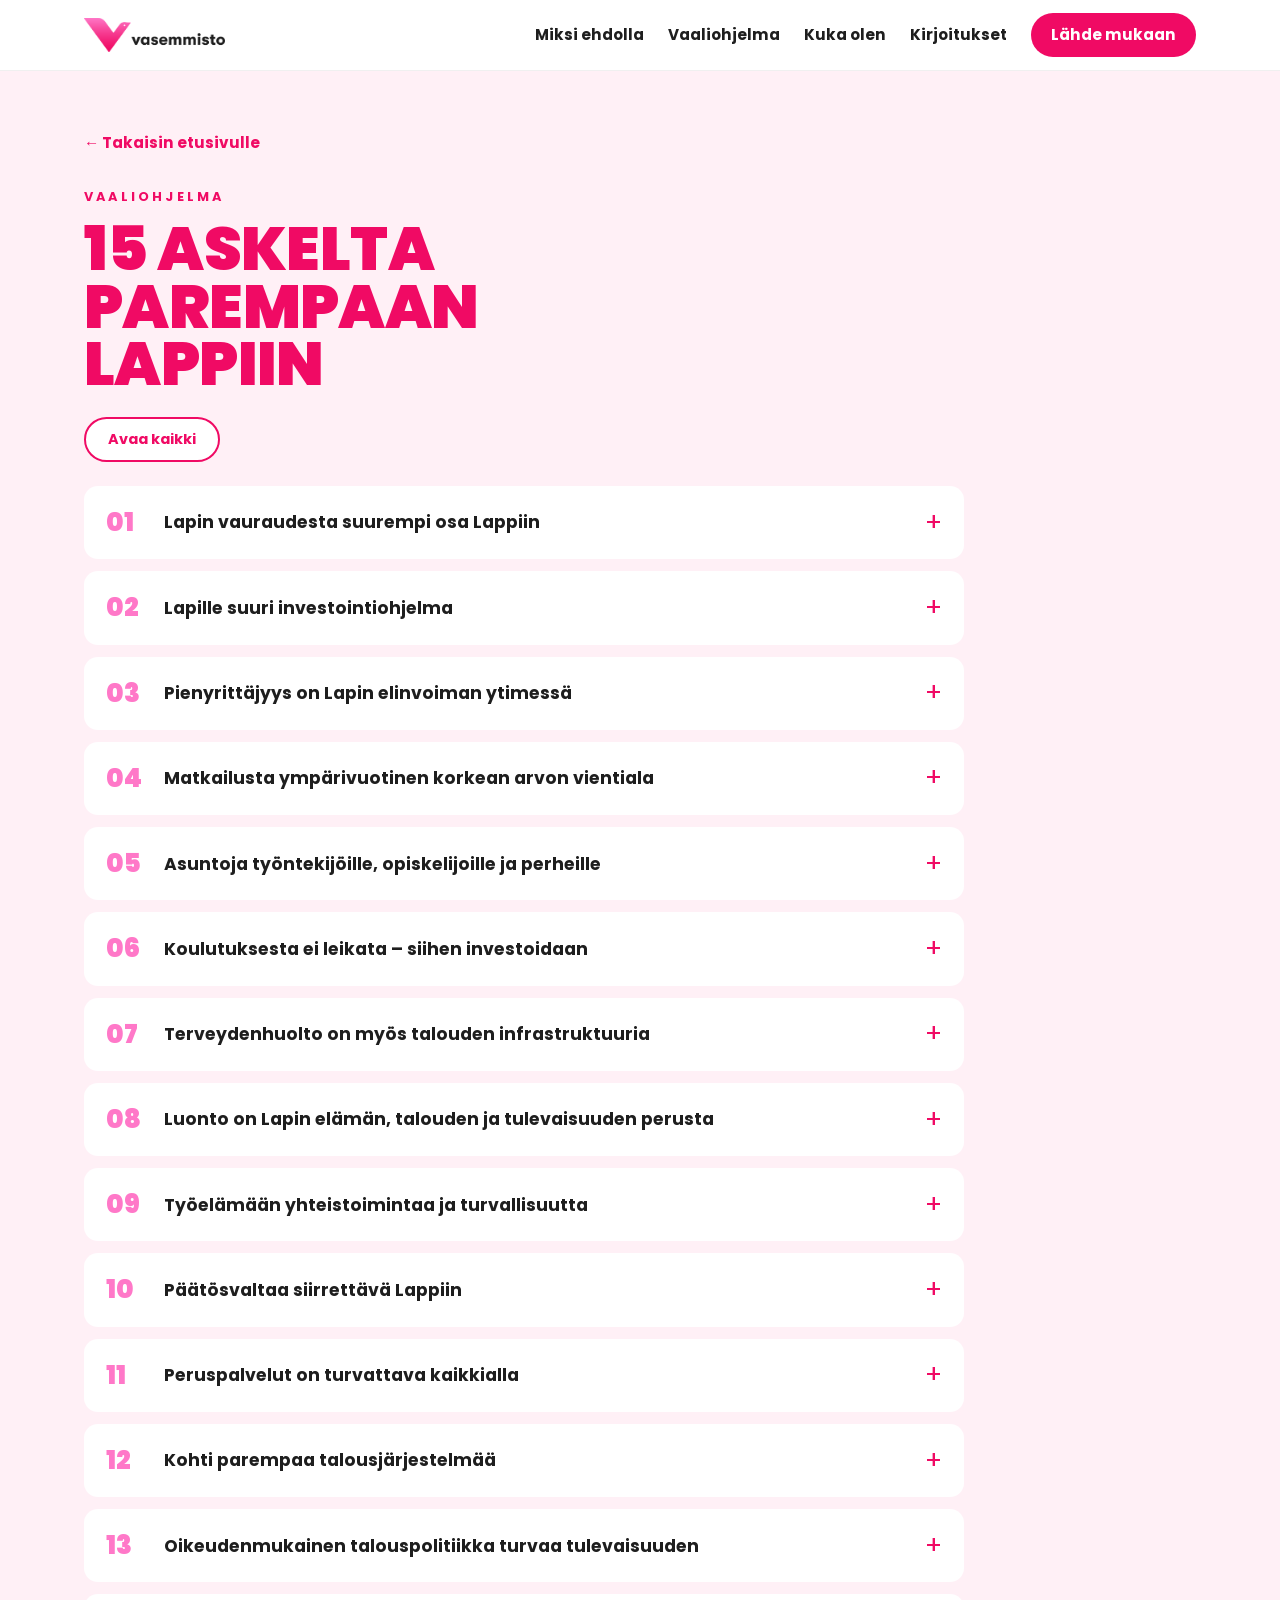
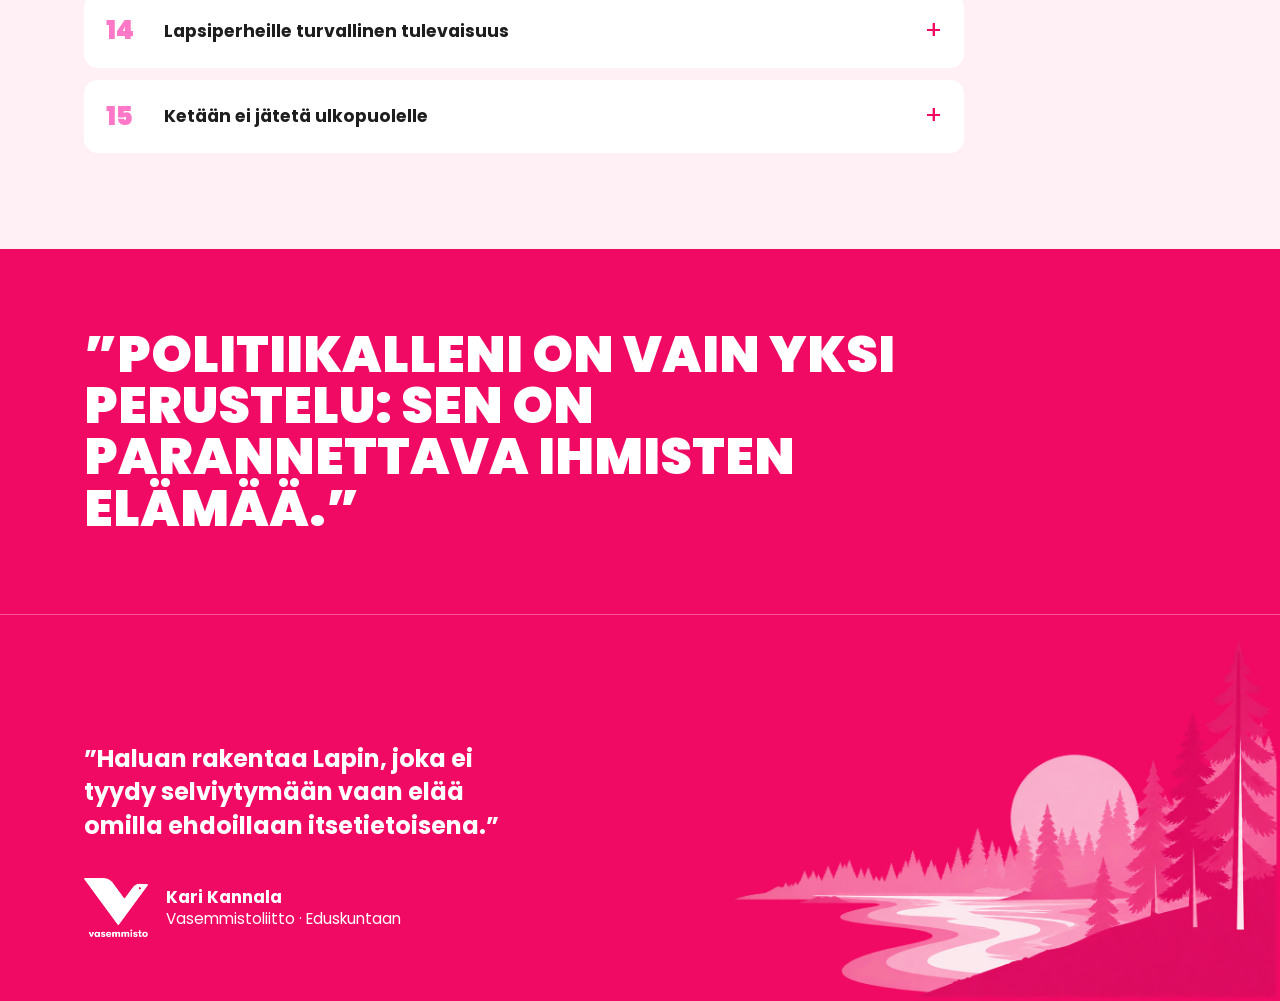
<file: vaaliohjelma.html>
<!DOCTYPE html>
<html lang="fi">
<head>
  <meta charset="utf-8">
  <meta name="viewport" content="width=device-width, initial-scale=1">
  <!-- Sivulla on oma tumma teema (puhelimille); selain ei silloin pakota omia värejään -->
  <meta name="color-scheme" content="light dark">
  <meta name="theme-color" content="#F00A64">
  <title>Vaaliohjelma – Kari Kannala | Vasemmistoliitto</title>
  <meta name="description" content="Kari Kannala on vasemmistoliiton eduskuntavaaliehdokas Lapista. Lapin puolesta, oikeudenmukaisemman Suomen puolesta.">
  <meta property="og:title" content="Kari Kannala – Eduskuntaan">
  <meta property="og:description" content="Pohjoisen ääni. Lapin puolesta.">
  <meta property="og:image" content="img/kari.jpg">
  <link rel="icon" href="img/logo.png">
  <link rel="preconnect" href="https://fonts.googleapis.com">
  <link rel="preconnect" href="https://fonts.gstatic.com" crossorigin>
  <!-- Brändifontit GT Walsheim & GT Super Text on korvattu ohjeiston mukaisilla Google-fonteilla (Poppins, PT Serif) -->
  <link href="https://fonts.googleapis.com/css2?family=Poppins:wght@400;700;900&family=PT+Serif:ital,wght@0,400;0,700;1,400&display=swap" rel="stylesheet">
  <link rel="stylesheet" href="style.css">
</head>
<body>

<header class="site-header">
  <div class="wrap header-inner">
    <a href="index.html#top" class="brand" aria-label="Etusivulle">
      <picture>
        <source srcset="img/logo-vaaka-valkoinen.png" media="(prefers-color-scheme: dark) and (any-pointer: coarse)">
        <img src="img/logo-vaaka.png" alt="Vasemmistoliitto" width="700" height="169">
      </picture>
    </a>
    <button class="nav-toggle" aria-expanded="false" aria-controls="nav" aria-label="Valikko">
      <span></span><span></span><span></span>
    </button>
    <nav id="nav" class="nav">
      <a href="index.html#miksi">Miksi ehdolla</a>
      <a href="index.html#teemat">Vaaliohjelma</a>
      <a href="index.html#kuka">Kuka olen</a>
      <a href="index.html#kirjoitukset">Kirjoitukset</a>
      <a href="index.html#yhteys" class="nav-cta">Lähde mukaan</a>
    </nav>
  </div>
</header>

<main id="top">

  <section class="section section-tint page-program">
    <div class="wrap">
      <a href="index.html#teemat" class="back-link">← Takaisin etusivulle</a>
      <p class="eyebrow">Vaaliohjelma</p>
      <div class="program-head">
        <h1 class="display display-md">15 askelta<br>parempaan<br>Lappiin</h1>
      </div>

      <div class="program-intro">
        <button type="button" class="btn btn-small" id="toggle-all">Avaa kaikki</button>
      </div>

      <div class="program">
        <details class="plank" id="kohta-1">
          <summary><span class="plank-num">01</span><span class="plank-title">Lapin vauraudesta suurempi osa Lappiin</span></summary>
          <div class="plank-body">
            <p>Lapin metsät, mineraalit, energia, luonto, myös lohi tuottavat huomattavaa taloudellista arvoa. On oikeudenmukaista, että suurempi osa tästä arvosta hyödyttää aluetta, jolla se syntyy.</p>
            <p>Kaivostoiminnan, energiantuotannon ja muun luonnonvaratalouden verotusta ja maksuja on kehitettävä niin, että sijaintikunnat ja maakunta hyötyvät toiminnasta nykyistä enemmän.</p>
            <p>Lappi ei saa olla pelkkä raaka-ainevarasto eikä matkailureservaatti. Luonnonvarat on jalostettava mahdollisimman pitkälle Lapissa samalla, kun varmistetaan luonnonarvojen säilyminen ja paikallinen hyväksyntä.</p>
          </div>
        </details>
        <details class="plank" id="kohta-2">
          <summary><span class="plank-num">02</span><span class="plank-title">Lapille suuri investointiohjelma</span></summary>
          <div class="plank-body">
            <p>Lapille tarvitaan suuri investointiohjelma.</p>
            <p>Valtion on osallistuttava strategisten teollisuushankkeiden rahoittamiseen Lapissa, ei niiden alasajoon.</p>
            <p>Ruotsin Norrbotten osoittaa, miten valtio voi merkittävästi rahoittaa ja rakentaa luonnonvarojen ympärille vahvaa teollisuutta ja infrastruktuuria Suomen Lapissakin.</p>
            <p>Lapissa tarvitaan kaivosten rinnalle jalostusta, konepajoja, kunnossapitoa, teknologiayrityksiä ja tutkimusta. Metsien käytössä tavoitteena on oltava nykyistä korkeamman jalostusarvon tuotanto.</p>
            <p>Sahojen alasajon sijasta Lappiin on rakennettava teollista puurakentamista ja nostettava Suomessa puurakentamisen osuus Ruotsin tasolle: muutamasta prosentista kolmannekseen rakentamisesta.</p>
            <p>Lapin rataverkkoa, teitä, yöjunia ja lentoyhteyksiä on kehitettävä pitkäjänteisesti.</p>
            <p>Katse on suunnattava länteen ja pohjoiseen. Norrbotten, Pohjois-Norja ja Suomen Lappi muodostavat yhdessä kehittyvän arktisen talousalueen. Yhteyksiä Ruotsiin ja Norjaan on kehitettävä.</p>
            <p>Päästöjä on vähennettävä puhtaalla energialla, liikenteen ja teollisuuden sähköistämisellä sekä teknologian kehittämisellä – ei tekemällä välttämättömästä liikkumisesta kohtuuttoman kallista. Kymmenien kilometrien päässä työpaikasta asuvalle ihmiselle auto voi olla välttämättömyys.</p>
          </div>
        </details>
        <details class="plank" id="kohta-3">
          <summary><span class="plank-num">03</span><span class="plank-title">Pienyrittäjyys on Lapin elinvoiman ytimessä</span></summary>
          <div class="plank-body">
            <p>Lapin matkailu- ja palvelutaloudessa toimii suuri määrä pieniä yrityksiä. Ne tarvitsevat toimivia liikenneyhteyksiä, kohtuuhintaisia asuntoja, osaavaa työvoimaa, terveyspalveluja, kouluja ja ennustettavaa toimintaympäristöä.</p>
            <p>Paikallisen pienyrittäjän ja työntekijän edut ovat usein lähempänä toisiaan kuin kummankaan edut ovat suuren kansainvälisen pääoman kanssa. Siksi on vahvistettava paikallista omistajuutta, yrittäjyyttä ja vastuullista kasvua.</p>
            <p>Lapin pienyrityksille on parannettava rahoituksen saatavuutta ja markkinointia. Lapin yritysten on päästävä mukaan kaivosten, metsäteollisuuden, energia- ja infrastruktuurihankkeiden alihankintoihin, jotta työ ei tule maakunnan ulkopuolelta.</p>
            <p>Tavoitteena on Lappi, jossa sekä työn tekeminen että yrittäminen kannattaa.</p>
          </div>
        </details>
        <details class="plank" id="kohta-4">
          <summary><span class="plank-num">04</span><span class="plank-title">Matkailusta ympärivuotinen korkean arvon vientiala</span></summary>
          <div class="plank-body">
            <p>Lapin matkailun kasvu on suuri mahdollisuus.</p>
            <p>Tavoitteena ei ole jatkuvasti kasvava matkailijamäärä, vaan suurempi matkailutulo, korkeampi laatu, pysyvät työpaikat ja suurempi paikallinen arvonlisä.</p>
            <p>Siihen tarvitsemme ympärivuotista matkailua, korkeatasoisia majoitus- ja ravintolapalveluja, luonto- ja hyvinvointimatkailua, kulttuuria sekä paikallisia tuotteita.</p>
            <p>Matkailualan työntekijöille on turvattava kunnolliset työehdot, asianmukainen palkka ja hyvät asunto-olot.</p>
            <p>Työntekijän ja matkailuyrittäjän etu ei ole vastakkainen. Molemmat tarvitsevat matkailua, jolla on hyvä maine ja paikallisten hyväksyntä.</p>
          </div>
        </details>
        <details class="plank" id="kohta-5">
          <summary><span class="plank-num">05</span><span class="plank-title">Asuntoja työntekijöille, opiskelijoille ja perheille</span></summary>
          <div class="plank-body">
            <p>Matkailukeskusten ja Rovaniemen asuntopula vaikeuttaa sekä ihmisten elämää että yritysten työvoiman saantia. Asuntopolitiikka on myös elinkeinopolitiikkaa.</p>
            <p>Markkinaehtoisen asuntotuotannon odottamisen sijasta tarvitaan valtion, kuntien ja yleishyödyllisten rakennuttajien vuokra-asuntotuotantoa. Sen vuoksi on lisättävä valtion korkotukilainoitusta.</p>
          </div>
        </details>
        <details class="plank" id="kohta-6">
          <summary><span class="plank-num">06</span><span class="plank-title">Koulutuksesta ei leikata – siihen investoidaan</span></summary>
          <div class="plank-body">
            <p>Koulutus on Suomen menestyksen tärkeimpiä perusteita. Harvaan asutussa Lapissa sen merkitys on vielä suurempi.</p>
            <p>Nuoren ei pitäisi joutua muuttamaan satojen kilometrien päähän saadakseen toisen tai korkea-asteen koulutuksen. Koulutuksen saatavuus vaikuttaa suoraan siihen, muuttavatko perheet ja yritykset paikkakunnalle vai sieltä pois.</p>
            <p>Lapin ammattikorkeakoulua, Lapin yliopistoa ja ammatillista koulutusta on vahvistettava. Koulutusta on suunnattava Lapin tulevaisuuden aloille, kuten matkailuun, kaivos- ja metalliteknologiaan, sähkö- ja automaatiotekniikkaan, metsätalouteen, energiaan, tekoälyyn, robotiikkaan sekä arktiseen tutkimukseen.</p>
            <p>Kauppatieteiden koulutus tulee palauttaa Lapin yliopistoon. Ulkomaalaisia opiskelijoita tarvitaan Lapin lukioihin, jotta lukiot säilyvät ja jottei peruskoulukin vaarannu.</p>
          </div>
        </details>
        <details class="plank" id="kohta-7">
          <summary><span class="plank-num">07</span><span class="plank-title">Terveydenhuolto on myös talouden infrastruktuuria</span></summary>
          <div class="plank-body">
            <p>Lapissa terveyspalveluja ei voida järjestää samoilla etäisyyksillä kuin tiheästi asutuilla seuduilla. Sen vuoksi palvelujen järjestämisessä ja rahoituksessa on hyväksyttävä pienemmätkin yksiköt kuin maalikylissä.</p>
            <p>Kasvava matkailu, kaivokset ja teollisuus tarvitsevat terveydenhuoltoa, ensihoitoa ja pelastuspalveluja.</p>
            <p>Sairaala, terveyskeskus ja ambulanssi eivät ole vain menoja. Ne ovat toimivan yhteiskunnan ja kasvavan talouden infrastruktuuria. Ne ovat turvallisuuden, työkyvyn ja talouskasvun edellytyksiä.</p>
          </div>
        </details>
        <details class="plank" id="kohta-8">
          <summary><span class="plank-num">08</span><span class="plank-title">Luonto on Lapin elämän, talouden ja tulevaisuuden perusta</span></summary>
          <div class="plank-body">
            <p>Lapin luontoa on käytettävä viisaasti ja suojeltava pitkäjänteisesti. Luonnonsuojelua ja taloudellista toimintaa ei pidä nähdä automaattisesti vastakkaisina, mutta talous ei saa tuhota niitä arvoja, joihin Lapin ja sen ihmisten hyvinvointi perustuu.</p>
            <p>Puhtaat vedet, kalakannat, marjamaat, lumi, hiljaisuus, erämaat ja revontulet ovat syitä elää täällä, palata tänne ja matkailijalle käydä täällä.</p>
            <p>Unelmani on, että vierekkäin olisi kaksi kalastusparatiisia, Tornion-Muonionjoki ja Ounasjoki. Tornion-Muonion jokivarren oikeutta loheen ja meritaimeneen on vahvistettava. 300-kilometrisen Ounasjoen harjus- ja taimenkantojen elpyminen elvyttäisi koko jokivartta. Lounais-Lappi ansaitsee kansallispuiston Miekojärvelle.</p>
            <p>Luonnonvaroja on käytettävä niin, että myös tulevilla sukupolvilla on mahdollisuus rakentaa niiden varaan hyvinvointia.</p>
          </div>
        </details>
        <details class="plank" id="kohta-9">
          <summary><span class="plank-num">09</span><span class="plank-title">Työelämään yhteistoimintaa ja turvallisuutta</span></summary>
          <div class="plank-body">
            <p>Työelämän demokratiaa on vahvistettava. Yritysten hallituksiin on säädettävä työntekijöiden edustus muiden Pohjoismaiden tapaan, pieniä yrityksiä lukuun ottamatta. Startuppien tavoin muissakin yrityksissä työntekijöiden omistus lisää yritysten innovatiivisuutta ja halua kasvuun.</p>
            <p>Työpaikoilla tarvitaan toimivaa työnantajan ja työntekijöiden yhteistyötä. Hyvät yhteistyösuhteet vahvistavat henkilöstön sitoutumista, työhyvinvointia ja tuottavuutta. Se lisää yritysten kannattavuutta, palkanmaksu- ja kilpailukykyä sekä kansantalouden kehitystä.</p>
            <p>Pätkätöiden sijaan tarvitaan pysyviä työsuhteita. Määräaikaisille ja osa-aikaisille työsuhteille on oltava perusteltu syy.</p>
            <p>Työn ja toimeentulon vakaus antaa ihmisille mahdollisuuden suunnitella elämäänsä, perustaa perheen ja rakentaa tulevaisuutta Lapissa.</p>
          </div>
        </details>
        <details class="plank" id="kohta-10">
          <summary><span class="plank-num">10</span><span class="plank-title">Päätösvaltaa siirrettävä Lappiin</span></summary>
          <div class="plank-body">
            <p>Lapin ihmiset tuntevat alueensa tarpeet paremmin kuin Helsingissä virastoissa ja eduskunnassa. Päätöksiä terveydenhuollosta, koulutuksesta, liikenteestä ja aluekehityksestä on tehtävä lähempänä niitä ihmisiä, joita ne koskevat.</p>
            <p>Lapin taloudellista päätösvaltaa on vahvistettava. Hyvinvointialueille on annettava verotusoikeus. Sen rinnalle tarvitaan valtakunnallinen tasausjärjestelmä, joka turvaa palvelut myös harvaan asutuilla alueilla.</p>
            <p>Matkailuvero vahvistaisi Lapin matkailukuntien taloutta. Maksukykyisten turistien veron määrää ei tarvitse periä asukkaiden palkoista. Pääosa kaivosverosta on osoitettava kaivoskunnan lisäksi tulevalle Lapin aluehallinnolle.</p>
            <p>Suomi on liian keskitetty maa. Se, mistä voidaan päättää Lapissa, päätetään Lapissa. Lapin tulevaisuus on rakennettava täällä, yhdessä lappilaisten kanssa.</p>
            <p>Hyvinvointialueiden itsenäisyyttä ja toimivaltaa on lisättävä ja siten lisättävä Lapin itsehallintoa.</p>
          </div>
        </details>
        <details class="plank" id="kohta-11">
          <summary><span class="plank-num">11</span><span class="plank-title">Peruspalvelut on turvattava kaikkialla</span></summary>
          <div class="plank-body">
            <p>Julkisen vallan on turvattava riittävät perus- ja välttämättömät palvelut kaikille. Ne on järjestettävä joko julkisen vallan voimin tai hallinnassa. Harva asutus, pitkät etäisyydet tai heikko maksukyky eivät saa merkitä heikompia perusoikeuksia.</p>
            <p>Terveydenhuoltoa, vanhusten ja lasten hoivaa, koulutusta, työnvälitystä ei tule jättää markkinoiden ja voitontavoittelun varaan. Terveys on perusedellytys muiden oikeuksien käyttöön – itse asiassa elämään. Sen vuoksi perusterveydenhuollon tulee olla ilmaista.</p>
            <p>Luonnollisten monopolien, kuten vesi-, energia- ja joukkoliikennepalvelujen, tulee olla julkisessa omistuksessa tai määräysvallassa. Asumisessa on vahvistettava julkista ja yleishyödyllistä tuotantoa.</p>
          </div>
        </details>
        <details class="plank" id="kohta-12">
          <summary><span class="plank-num">12</span><span class="plank-title">Kohti parempaa talousjärjestelmää</span></summary>
          <div class="plank-body">
            <p>Nykyinen talousjärjestelmä on kykenemätön ratkaisemaan ihmiskunnan suurimpia, ihmiskunnan eksistentiaalisia yhteisiä ongelmia: ilmastonmuutosta, luontokatoa, merten lämpenemistä, ylikulutusta, globaalia eriarvoisuutta, sotia.</p>
            <p>Nykyisellä menolla loputkin luonnon kantokyvyn rajat ylittyvät. Uudetkin teknologiat lisäävät energian ja materiaalien kulutusta.</p>
            <p>Vallitseva talousjärjestelmä kannustaa yksityisten pääomien kasaantumiseen ja voittojen kasvattamiseen muiden ja luonnon kustannuksella. Röyhkeimmillään se on ollut Yhdysvaltojen edelleen harjoittamaa sotakapitalismia. Tuore informaatiokapitalismi osoittaa, kuinka pääomien keskittyminen jättiyrityksiin ja sen tuoma valta on demokratian, vapaiden markkinoiden ja kilpailun vastainen.</p>
            <p>Pääomien keskittyminen yksityisesti omistetuksi on johtanut valtioiden velkaantumiseen ja heikentänyt niiden mahdollisuuksia ohjata yhteiskuntien kehitystä ja investoida ihmisten tarvitsemiin palveluihin ja luonnon suojeluun.</p>
            <p>Yhteiskunnan uudistaminen ekologisesti kestäväksi vaatii käännöstä pääomien ja omaisuuden huikeaan keskittymiseen. Parempi talousjärjestelmä ei tarkoita sosialismia eikä kapitalismia, jos ne ymmärretään vaihtoehtoisina totaalisina järjestelminä: tuotantovälineiden yhteiskunnallisena tai yksityisenä omistuksena.</p>
            <p>Vain vahvat demokraattiset valtiot, kansainvälinen sopimusjärjestelmä ja niiden harjoittama sääntely voivat murtaa suurten yritysten vallan ja vapauttaa markkinoita ja kansalaisten toimintaa.</p>
            <p>Tarvitsemme julkisen ja kapitalistisen omistuksen rinnalle demokraattisesti hallittuja, sosiaalisen omistuksen muotoja, osuuskuntien ja asunto-osakeyhtiöiden tapaisia yhteisöomistuksen muotoja ja työntekijäyhtiöitä, yleishyödyllisesti järjestettyjä hyvinvointipalveluita ja informaatiopalveluja.</p>
          </div>
        </details>
        <details class="plank" id="kohta-13">
          <summary><span class="plank-num">13</span><span class="plank-title">Oikeudenmukainen talouspolitiikka turvaa tulevaisuuden</span></summary>
          <div class="plank-body">
            <p>Valtiontaloutta ei pidä tasapainottaa jatkuvasti leikkaamalla pienituloisilta, työttömiltä, lapsiperheiltä, koulutuksesta ja terveydenhuollosta. Leikkauspolitiikka heikentää ihmisten arkea ja samalla Suomen tulevaa kasvukykyä.</p>
            <p>Tulevaisuutta ei rakenneta repimällä turvaa niiltä, jotka sitä eniten tarvitsevat. Se rakennetaan investoimalla ihmisiin, osaamiseen ja yhteiseen luottamukseen.</p>
            <p>Verotuksessa on noudatettava maksukykyperiaatetta. Varakkaimpien ja suurituloisten on osallistuttava vahvemmin yhteiskunnan rahoittamiseen. Työn ja tavallisen kulutuksen verottamista ei pidä tarpeettomasti kiristää.</p>
            <p>Koulutettu ja terve väestö, turvallisuus, infrastruktuuri ja yhteiskunnallinen luottamus ovat myös yritystoiminnan edellytyksiä.</p>
            <p>Yritysten menestyminen on Suomelle välttämätöntä. Yritysten tuottaman vaurauden on kuitenkin jakauduttava nykyistä tasaisemmin työntekijöiden palkkoihin, omistajien tuottoihin, investointeihin ja yhteiskunnan rahoittamiseen.</p>
            <p>Suomen yrityskantaa on uudistettava lopettamalla tuet vanhoille yrityksille ja kohdistamalla ne uuteen teknologiaan ja uusiin tuotteisiin.</p>
            <p>Yhteisöveron alentamista 2,6 % alemmaksi kuin Ruotsissa ja 4 % alemmaksi kuin Tanskalla ei voi perustella kilpailukyvyllä. Sen vuosittaista lähes miljardin tukea ei olisi tullut kohdistaa vanhoille, pääosaltaan suuryrityksille, joiden omistuksestakin puolet on ulkomailla.</p>
            <p>Rahoitus olisi tullut kohdistaa uusille innovatiivisille yrityksille ja hankkeille, joilta puuttuu kehitykseen ja kasvuun pääomia.</p>
          </div>
        </details>
        <details class="plank" id="kohta-14">
          <summary><span class="plank-num">14</span><span class="plank-title">Lapsiperheille turvallinen tulevaisuus</span></summary>
          <div class="plank-body">
            <p>Suomen alhainen syntyvyys on vakava ongelma. Lasten hankkimista ei edistetä, kun samaan aikaan nuorten aikuisten työ ja toimeentulo ovat epävarmoja, asuminen kallistuu ja lapsiperheiden köyhyyttä lisätään.</p>
            <p>Perheen perustaminen edellyttää turvallisuuden tunnetta työstä, toimeentulosta ja palveluista.</p>
            <p>Tarvitsemme vakituisia työsuhteita, kohtuuhintaista asumista, toimivaa päivähoitoa, laadukasta koulutusta ja lapsiperheiden toimeentulon turvaa. Lapissa nämä ovat myös väestöpolitiikkaa: ilman lapsiperheitä ei ole tulevaisuuden asukkaita eikä työntekijöitä.</p>
          </div>
        </details>
        <details class="plank" id="kohta-15">
          <summary><span class="plank-num">15</span><span class="plank-title">Ketään ei jätetä ulkopuolelle</span></summary>
          <div class="plank-body">
            <p>Oikeudenmukainen Suomi ei jaa ihmisiä tavallisiin ja erilaisiin suomalaisiin.</p>
            <p>Työssä käyvä, yrittäjä, työtön, eläkeläinen, Suomessa syntynyt tai tänne muuttanut ihminen ovat kaikki saman yhteiskunnan jäseniä.</p>
            <p>Ihmisen arvo ei riipu varallisuudesta, terveydestä, syntyperästä tai asemasta työmarkkinoilla.</p>
            <p>Politiikan tehtävä on vahvistaa niiden asemaa, joilla on valtaa vähiten puolustaa itseään. Yhteiskunta, joka pitää huolta heikoimmistaan, on vakaampi, turvallisempi ja vahvempi kaikille.</p>
            <p>Suomen säilyttäminen elinvoimaisena edellyttää tuntuvaa maahanmuuttoa ja tänne muuttavien aktiivista kotouttamista. Sitä vaatii myös globaali oikeudenmukaisuus. Ei ole rauhaa ilman oikeudenmukaisuutta.</p>
            <p>Suomea on rakennettava yhteistyöllä ja ajatuksella, että kaikki on pidettävä mukana. Omaisuuden globaali uudelleenjako on ratkaisu kansainväliseen eriarvoisuuteen, köyhyyteen, sotiin ja maahanmuuttoon.</p>
          </div>
        </details>
      </div>
    </div>
  </section>

  <section class="quote-band">
    <div class="wrap">
      <blockquote>
        <p>”Politiikalleni on vain yksi perustelu: sen on parannettava ihmisten elämää.”</p>
      </blockquote>
    </div>
  </section>

</main>

<footer class="site-footer footer-plain">
  <div class="wrap footer-grid">
    <div class="footer-text">
      <p class="footer-quote">”Haluan rakentaa Lapin, joka ei tyydy selviytymään vaan elää omilla ehdoillaan itsetietoisena.”</p>
      <div class="footer-brand">
        <img src="img/logo-valkoinen.png" alt="Vasemmistoliitto" class="footer-logo" width="500" height="458">
        <p class="footer-name"><strong>Kari Kannala</strong><span>Vasemmistoliitto · Eduskuntaan</span></p>
      </div>
      <!-- Myöhemmin: vaalipiiri, ehdokasnumero ja vaalimainonnan maksaja -->
    </div>
    <img class="footer-scenery" src="img/maisema.png" alt="" loading="lazy" width="1400" height="763">
  </div>
</footer>

<script src="script.js"></script>
</body>
</html>
</file>
<file: style.css>
/* Vasemmistoliiton graafinen ohjeisto 1.1
   Päävärit: punainen #F00A64, sininen #3200A0
   Lisävärit: pinkki #FF78C8, keltainen #FFE65A, musta #1E1E1E, valkoinen
   Yhdellä pinnalla enintään kaksi kirkasta brändiväriä. */
:root {
  --red: #F00A64;
  --blue: #3200A0;
  --pink: #FF78C8;
  --yellow: #FFE65A;
  --black: #1E1E1E;
  --white: #FFFFFF;
  --tint: #FFF0F6;          /* vaalea pinkki pintasävy */
  --display: "Poppins", "GT Walsheim", Arial, sans-serif;
  --serif: "PT Serif", "GT Super Text", "Times New Roman", serif;
  --wrap: 1160px;
  --radius: 18px;
}

/* Vaalea teema oletuksena. Tumma teema vain kosketusnäyttölaitteilla (puhelimet,
   tabletit), kun laitteen tumma tila on päällä – ks. "Tumma tila" tiedoston lopussa. */
:root { color-scheme: light; }

*, *::before, *::after { box-sizing: border-box; }
html { scroll-behavior: smooth; scroll-padding-top: 80px; }
body {
  margin: 0;
  background: var(--white);
  color: var(--black);
  font-family: var(--serif);
  font-size: 1.125rem;
  line-height: 1.6;
  -webkit-font-smoothing: antialiased;
}
img { max-width: 100%; height: auto; display: block; }
a { color: var(--red); }
p { margin: 0 0 1em; }

.wrap { max-width: var(--wrap); margin: 0 auto; padding: 0 24px; }

/* Typografia */
.display {
  font-family: var(--display);
  font-weight: 900;
  text-transform: uppercase;      /* Ultra Bold aina versaaleilla */
  line-height: .95;               /* riviväli enintään 100 % */
  letter-spacing: -.01em;
  margin: 0 0 .5em;
  font-size: clamp(3.2rem, 9vw, 7rem);
}
.display-md { font-size: clamp(2rem, 5.5vw, 3.8rem); color: var(--red); hyphens: manual; overflow-wrap: break-word; }
.eyebrow {
  font-family: var(--display);
  font-weight: 700;
  text-transform: uppercase;
  letter-spacing: .25em;
  font-size: .8rem;
  color: var(--red);
  margin-bottom: .75rem;
}
.lead { font-family: var(--display); font-size: 1.25rem; line-height: 1.5; }
.narrow { max-width: 640px; }
.h3 { font-family: var(--display); font-weight: 700; font-size: 1.5rem; margin: 3rem 0 1.25rem; }
.small { font-size: .875rem; opacity: .85; }

/* Header */
.site-header {
  position: sticky; top: 0; z-index: 50;
  background: rgba(255,255,255,.96);
  backdrop-filter: blur(6px);
  border-bottom: 1px solid rgba(0,0,0,.06);
}
.header-inner { display: flex; align-items: center; justify-content: space-between; height: 70px; }
.brand img { height: 34px; width: auto; }
.brand picture { display: block; }
.nav { display: flex; gap: 24px; align-items: center; }
.nav a {
  font-family: var(--display); font-weight: 700; font-size: .95rem;
  color: var(--black); text-decoration: none;
}
.nav a:hover { color: var(--red); }
.nav .nav-cta { background: var(--red); color: var(--white); padding: 10px 20px; border-radius: 999px; }
.nav .nav-cta:hover { background: var(--black); color: var(--white); }
.nav-toggle { display: none; background: none; border: 0; padding: 8px; cursor: pointer; }
.nav-toggle span { display: block; width: 26px; height: 3px; background: var(--black); margin: 5px 0; border-radius: 2px; transition: .2s; }

/* Buttons */
.btn {
  display: inline-block; font-family: var(--display); font-weight: 700;
  text-decoration: none; padding: 14px 28px; border-radius: 999px;
  transition: transform .15s, background .15s, color .15s;
}
.btn:hover { transform: translateY(-2px); }
.btn-light { background: var(--white); color: var(--red); }
.btn-outline { border: 2px solid var(--white); color: var(--white); }
.btn-outline:hover { background: var(--white); color: var(--red); }

/* Hero */
.hero { position: relative; background: var(--red); color: var(--white); overflow: hidden; }
.hero-inner {
  display: grid; grid-template-columns: 1.1fr .9fr; align-items: end; gap: 40px;
  padding-top: 64px;
}
.hero-text { padding-bottom: 120px; }
.hero-sub {
  font-family: var(--display); font-weight: 700; text-transform: uppercase;
  letter-spacing: .35em; font-size: clamp(1rem, 2vw, 1.4rem); margin: -.2em 0 1.5em;
}
.hero-slogan {
  font-family: var(--display); font-weight: 700; text-transform: uppercase;
  letter-spacing: .12em; font-size: 1rem; line-height: 1.5; margin-bottom: 2rem;
}
.hero-actions { display: flex; gap: 14px; flex-wrap: wrap; }
.hero-photo { margin: 0; align-self: end; }
.hero-photo img {
  width: 100%; aspect-ratio: 4 / 5; object-fit: cover; object-position: center 30%;
  border-radius: 240px 240px 0 0;
}
.wave { position: absolute; left: 0; bottom: -1px; width: 100%; height: 90px; }

/* Sections */
.section { padding: 96px 0; }
.section-tint { background: var(--tint); }


.timeline { list-style: none; padding: 0; margin: 0; display: grid; grid-template-columns: repeat(5, 1fr); gap: 0; counter-reset: t; }
.timeline li {
  position: relative; padding: 28px 18px 0 0; border-top: 3px solid var(--red);
  font-size: 1rem; line-height: 1.45;
}
.timeline li::before {
  content: ""; position: absolute; top: -10px; left: 0; width: 17px; height: 17px;
  border-radius: 50%; background: var(--white); border: 3px solid var(--red);
}
.timeline li:last-child::before { background: var(--red); }
.timeline span {
  display: block; font-family: var(--display); font-weight: 900; text-transform: uppercase;
  color: var(--red); font-size: .95rem; margin-bottom: .3rem;
}

/* Quote band */
.quote-band { background: var(--red); color: var(--white); padding: 80px 0; }
.quote-band blockquote { margin: 0; }
.quote-band-pink { background: var(--pink); color: var(--black); }
.quote-band p {
  font-family: var(--display); font-weight: 900; text-transform: uppercase;
  font-size: clamp(1.8rem, 4.5vw, 3.2rem); line-height: 1; max-width: 900px; margin: 0;
}

/* Miksi ehdolla */
.why-grid { display: grid; grid-template-columns: 1.5fr 1fr; gap: 56px; align-items: start; }
.goal-card { background: var(--red); color: var(--white); border-radius: var(--radius); padding: 36px; }
.goal-label { font-family: var(--display); font-weight: 700; text-transform: uppercase; letter-spacing: .25em; font-size: .8rem; margin: 0 0 .5rem; }
.goal-number { font-family: var(--display); font-weight: 900; font-size: clamp(3rem, 6vw, 4.5rem); line-height: 1; margin: 0; }
.goal-text { font-family: var(--display); font-weight: 700; font-size: 1.3rem; text-transform: uppercase; line-height: 1.1; margin: .3rem 0 1.25rem; }
.goal-small { font-size: 1rem; margin: 0; }

/* Kuka olen */
.bio-grid { display: grid; grid-template-columns: 1.5fr 1fr; gap: 56px; align-items: start; }
.bio p:last-child { margin-bottom: 0; }
.bio-photo { position: sticky; top: 96px; }
.bio-photo img { width: 100%; height: auto; aspect-ratio: 3 / 4; object-fit: cover; }

/* Teemat */
.topics { display: grid; gap: 12px; max-width: 880px; margin-bottom: 32px; }
.topic {
  display: grid; grid-template-columns: 56px 1fr auto; gap: 20px; align-items: center;
  background: var(--white); border-radius: 14px; padding: 18px 24px 18px 18px;
  text-decoration: none; color: var(--black);
}
.topic-icon { width: 56px; height: 56px; display: block; }
.topic-icon img { width: 100%; height: 100%; display: block; }
.topic-title { display: block; font-family: var(--display); font-weight: 700; font-size: 1.3rem; color: var(--red); line-height: 1.2; }
.topic-desc { display: block; font-family: var(--display); font-size: 1rem; margin-top: 2px; }
.topic-arrow { font-family: var(--display); font-size: 1.4rem; color: var(--red); transition: transform .15s; }
.topic:hover .topic-arrow, .topic:focus-visible .topic-arrow { transform: translateX(4px); }
.btn-red { background: var(--red); color: var(--white); }
.btn-red:hover { background: var(--black); }

/* Vaaliohjelma-sivu */
.page-program { padding-top: 56px; }
.back-link { display: inline-block; font-family: var(--display); font-weight: 700; font-size: .95rem; text-decoration: none; margin-bottom: 2rem; }
.back-link:hover { text-decoration: underline; }
.program-intro { max-width: 880px; margin-bottom: 1.5rem; }

/* Vaaliohjelma */
.program-head { max-width: 880px; display: flex; justify-content: space-between; align-items: flex-end; gap: 24px; flex-wrap: wrap; margin-bottom: 1.5rem; }
.program-head .display { margin: 0; }
.btn-small { background: var(--white); color: var(--red); border: 2px solid var(--red); padding: 10px 22px; font-size: .9rem; cursor: pointer; }
.btn-small:hover { background: var(--red); color: var(--white); }
.program { display: grid; gap: 12px; max-width: 880px; }
.plank { background: var(--white); border-radius: 14px; overflow: hidden; }
.plank summary {
  list-style: none; cursor: pointer; display: flex; align-items: center; gap: 18px;
  padding: 20px 56px 20px 22px; position: relative;
  font-family: var(--display); font-weight: 700; font-size: 1.08rem; line-height: 1.3;
}
.plank summary::-webkit-details-marker { display: none; }
.plank summary::after {
  content: "+"; position: absolute; right: 22px; top: 50%; transform: translateY(-50%);
  font-size: 1.6rem; font-weight: 400; color: var(--red); transition: transform .2s;
}
.plank[open] summary::after { transform: translateY(-50%) rotate(45deg); }
.plank summary:hover .plank-title { color: var(--red); }
.plank-num { font-weight: 900; font-size: 1.6rem; color: var(--pink); min-width: 2.2ch; }
.plank[open] .plank-num { color: var(--red); }
.plank-body { padding: 0 24px 8px 22px; margin-left: calc(2.2ch * 1.6 + 18px); font-size: 1.02rem; }
.plank summary:focus-visible { outline: 3px solid var(--red); outline-offset: -3px; }

/* Articles */
[hidden] { display: none !important; }
.filters { display: flex; flex-wrap: wrap; gap: 8px; margin: 2rem 0 1.5rem; }
.filter-chip {
  font-family: var(--display); font-weight: 700; font-size: .85rem; line-height: 1.2;
  padding: 8px 14px; border-radius: 999px; cursor: pointer;
  background: var(--tint); color: var(--red); border: 2px solid transparent;
}
.filter-chip:hover { border-color: var(--red); }
.filter-chip[aria-pressed="true"] { background: var(--red); color: var(--white); }
.articles { display: grid; grid-template-columns: repeat(3, 1fr); gap: 20px; }
.article {
  display: flex; flex-direction: column; text-align: left; font: inherit; cursor: zoom-in;
  color: var(--black); background: var(--white); width: 100%; padding: 0; overflow: hidden;
  border: 2px solid var(--tint); border-radius: var(--radius);
  transition: border-color .15s, transform .15s;
}
.article:hover, .article:focus-visible { border-color: var(--red); transform: translateY(-2px); outline: none; }
.article img { width: 100%; height: 170px; object-fit: cover; object-position: top; border-bottom: 2px solid var(--tint); background: var(--white); }
.article-body { display: flex; flex-direction: column; gap: 6px; padding: 16px 18px 18px; flex: 1; }
.article-meta { display: block; font-family: var(--display); font-size: .75rem; text-transform: uppercase; letter-spacing: .1em; color: var(--red); }
.article-title { display: block; font-family: var(--display); font-weight: 700; font-size: 1.08rem; line-height: 1.3; }
.article-topic { display: inline-block; align-self: flex-start; margin-top: auto; padding-top: 6px; font-family: var(--display); font-size: .78rem; color: #6b5a63; }
.articles-more { margin-top: 24px; text-align: center; }

/* Lightbox */
.lightbox {
  border: 0; padding: 0; background: transparent; max-width: 94vw; max-height: 94vh;
  overflow: visible;
}
.lightbox::backdrop { background: rgba(30,30,30,.85); backdrop-filter: blur(3px); }
.lightbox:has(figcaption:not([hidden])) { --cap: 80px; }
.lightbox figure { margin: 0; display: flex; flex-direction: column; align-items: center; }
.lightbox figcaption {
  margin-top: 14px; max-width: 640px; text-align: center; color: var(--white);
  font-family: var(--display); font-size: 1rem; line-height: 1.45;
}
.lightbox img {
  max-width: 94vw; max-height: calc(90vh - var(--cap, 0px)); width: auto; height: auto;
  border-radius: 8px; box-shadow: 0 20px 60px rgba(0,0,0,.5); background: var(--white);
}
.lightbox[open] { animation: lb-in .2s ease-out; }
@keyframes lb-in { from { opacity: 0; transform: scale(.96); } to { opacity: 1; transform: none; } }
.lightbox-close {
  position: fixed; top: 16px; right: 16px; width: 48px; height: 48px; border-radius: 50%;
  border: 0; background: var(--white); color: var(--red); font-size: 2rem; line-height: 1;
  cursor: pointer; font-family: var(--display);
}
.lightbox-close:hover { background: var(--red); color: var(--white); }
body.no-scroll { overflow: hidden; }

/* Tapahtumat */
.events { display: grid; gap: 16px; margin-bottom: 40px; max-width: 880px; }
.event { display: grid; grid-template-columns: 120px 1fr; gap: 28px; background: var(--white); border-radius: var(--radius); padding: 28px; align-items: start; }
.event-date { background: var(--red); color: var(--white); border-radius: 14px; text-align: center; padding: 16px 8px; font-family: var(--display); }
.event-day { display: block; text-transform: uppercase; letter-spacing: .2em; font-weight: 700; font-size: .8rem; }
.event-num { display: block; font-weight: 900; font-size: 1.9rem; line-height: 1.1; }
.event h3 { font-family: var(--display); font-weight: 700; font-size: 1.4rem; line-height: 1.2; margin: 0 0 .6rem; }
.event-meta { font-family: var(--display); font-size: .98rem; display: grid; gap: 2px; }
.event-meta span:first-child { font-weight: 700; color: var(--red); }
.event p:last-child { margin-bottom: 0; }


/* Gallery */
.gallery { display: grid; grid-template-columns: repeat(3, 1fr); gap: 20px; }
.events-layout { display: grid; grid-template-columns: 1.5fr 1fr; gap: 48px; align-items: center; }
.events-layout .events { margin-bottom: 0; }
.events-col .display-md { margin-bottom: .6em; }
.event-photo .gallery-item { width: 100%; }
.event-photo img { width: 100%; height: 420px; object-fit: cover; object-position: center 35%; }
.gallery-item {
  padding: 0; border: 0; background: none; cursor: zoom-in; border-radius: var(--radius);
  overflow: hidden; display: block;
}
.gallery-item:focus { outline: none; }
.gallery-item:focus-visible { outline: 2px solid var(--black); outline-offset: 3px; } /* vain näppäimistöllä liikuttaessa */
.gallery img { width: 100%; height: 380px; object-fit: cover; }

/* Contact */
.wave-top { top: -1px; bottom: auto; }

/* Footer */
.site-footer {
  position: relative; overflow: hidden; background: var(--red); color: var(--white);
  padding: 48px 0 0; font-family: var(--display);
  --bleed: calc(max(0px, (100vw - var(--wrap)) / 2) + 24px);
}
.footer-plain { padding-top: 0; border-top: 1px solid rgba(255,255,255,.3); }
.footer-grid { display: grid; grid-template-columns: 1fr 1.2fr; gap: 48px; align-items: end; position: relative; z-index: 1; }
.footer-text { padding: 72px 0 64px; }
.footer-quote { font-size: clamp(1.2rem, 2vw, 1.5rem); font-weight: 700; line-height: 1.4; margin: 0 0 36px; max-width: 30ch; }
.footer-brand { display: flex; align-items: center; gap: 18px; }
.footer-logo { width: 64px; }
.footer-name { margin: 0; display: flex; flex-direction: column; line-height: 1.35; font-size: .95rem; }
.footer-name strong { font-size: 1.05rem; }
.footer-scenery { width: calc(100% + var(--bleed)); max-width: none; margin-right: calc(-1 * var(--bleed)); margin-top: 24px; }
.socials { display: flex; gap: 10px; align-items: center; }
.social {
  width: 48px; height: 48px; border-radius: 50%; flex-shrink: 0;
  display: grid; place-items: center; background: var(--white); color: var(--red);
  transition: transform .15s, background .15s, color .15s;
}
.social:hover, .social:focus-visible { background: var(--black); color: var(--white); transform: translateY(-2px); }
/* Hero: ääriviivaversio punaisella */
.social-outline { background: transparent; color: var(--white); border: 2px solid var(--white); }
.social-outline:hover, .social-outline:focus-visible { background: var(--white); color: var(--red); }
.hero-social { display: flex; align-items: center; gap: 16px; margin-top: 28px; flex-wrap: wrap; }
.hero-social-label { font-family: var(--display); font-weight: 700; text-transform: uppercase; letter-spacing: .15em; font-size: .85rem; }

.events-empty { font-family: var(--display); font-size: 1.25rem; line-height: 1.5; margin: 0; }
.follow { margin-top: 36px; }
.follow-text { font-family: var(--display); font-weight: 700; font-size: 1.1rem; margin: 0 0 14px; }

/* Lähde mukaan: isot somenapit */
.social-buttons { display: grid; gap: 12px; max-width: 420px; }
.social-btn {
  display: flex; align-items: center; gap: 16px; padding: 12px 22px 12px 12px;
  background: var(--white); color: var(--black); border-radius: 999px; text-decoration: none;
  transition: transform .15s, background .15s;
}
.social-btn:hover, .social-btn:focus-visible { transform: translateY(-2px); box-shadow: 0 6px 18px rgba(240,10,100,.18); outline: none; }
.social-btn-icon { width: 48px; height: 48px; border-radius: 50%; display: grid; place-items: center; background: var(--red); color: var(--white); flex-shrink: 0; }
.social-btn-icon svg { width: 24px; height: 24px; }
.social-btn-text { display: flex; flex-direction: column; line-height: 1.2; font-family: var(--display); }
.social-btn-name { font-weight: 700; font-size: 1.1rem; color: var(--red); }
.social-btn-handle { font-size: .9rem; }


/* Responsiivisuus */
@media (max-width: 960px) {
  .timeline { grid-template-columns: 1fr; border-left: 3px solid var(--red); margin-left: 8px; }
  .timeline li { border-top: 0; padding: 0 0 24px 28px; }
  .timeline li::before { top: 2px; left: -10px; }
  .articles { grid-template-columns: repeat(2, 1fr); }
}
@media (max-width: 1000px) {
  .nav-toggle { display: block; }
  .nav {
    position: absolute; top: 70px; left: 0; right: 0; flex-direction: column; gap: 0;
    background: var(--white); border-bottom: 1px solid rgba(0,0,0,.08);
    max-height: 0; overflow: hidden; transition: max-height .25s ease;
  }
  .nav.open { max-height: 360px; }
  .nav a { padding: 16px 24px; width: 100%; }
  .nav .nav-cta { border-radius: 0; }
  .nav-toggle[aria-expanded="true"] span:nth-child(1) { transform: translateY(8px) rotate(45deg); }
  .nav-toggle[aria-expanded="true"] span:nth-child(2) { opacity: 0; }
  .nav-toggle[aria-expanded="true"] span:nth-child(3) { transform: translateY(-8px) rotate(-45deg); }

}
@media (max-width: 820px) {
  .hero-inner { grid-template-columns: 1fr; padding-top: 40px; gap: 24px; }
  .hero-text { padding-bottom: 0; }
  .hero-photo { max-width: 420px; margin: 0 auto; width: 100%; }
  .bio-photo { position: static; max-width: 460px; }
  .why-grid, .bio-grid, .program, .footer-grid { grid-template-columns: 1fr; }
  .site-footer { padding-top: 120px; }
  .footer-plain { padding-top: 56px; }
  .footer-grid { gap: 0; }
  .footer-text { padding: 0; position: relative; z-index: 1; }
  .footer-scenery { margin-left: auto; width: calc(90% + var(--bleed)); margin-top: -12%; }
  .plank-body { margin-left: 0; }
  .gallery, .events-layout { grid-template-columns: 1fr; }
  .events-layout { gap: 24px; }
  .event-photo img { height: 380px; }
  .event { grid-template-columns: 1fr; gap: 16px; padding: 22px; }
  .event-date { justify-self: start; padding: 10px 18px; display: flex; gap: 10px; align-items: baseline; }
  .event-num { font-size: 1.4rem; }
  .gallery img { height: 320px; }
  .section { padding: 72px 0; }
}
@media (max-width: 480px) {
  .wrap { padding: 0 16px; }
  .site-footer { --bleed: 16px; }
  .social-buttons { max-width: none; }
  .articles { grid-template-columns: 1fr; }
  .filters { flex-wrap: nowrap; overflow-x: auto; margin-right: -16px; padding-right: 16px; scrollbar-width: none; }
  .filters::-webkit-scrollbar { display: none; }
  .filter-chip { flex: 0 0 auto; }
  .article img { height: 150px; }
  .topic { grid-template-columns: 44px 1fr; gap: 14px; padding: 14px 16px; }
  .topic-icon { width: 44px; height: 44px; }
  .topic-arrow { display: none; }
  .topic-title { font-size: 1.15rem; }
}
@media (prefers-reduced-motion: reduce) {
  html { scroll-behavior: auto; }
  * { transition: none !important; }
}

/* ============================================================
   Tumma tila – vain kosketusnäyttölaitteilla (puhelimet, tabletit),
   kun laitteen tumma tila on päällä. Tietokoneilla sivu on aina vaalea.
   Brändivärit pysyvät samoina: punaiset pinnat (hero, lainaus,
   yhteys, footer) säilyvät; vaaleat pinnat vaihtuvat brändin
   mustaan (#1E1E1E) ja lämpimiin tummiin sävyihin.
   Pienissä korostusteksteissä käytetään pinkkiä luettavuuden vuoksi.
   ============================================================ */
@media (prefers-color-scheme: dark) and (any-pointer: coarse) {
  :root {
    color-scheme: dark;
    --page: #1E1E1E;          /* brändin musta */
    --tint: #2A2226;          /* tumma, lämmin pintasävy */
    --surface: #352B31;       /* kortit tummalla pinnalla */
    --text: #EFEAED;
  }
  body { background: var(--page); color: var(--text); }
  a { color: var(--pink); }

  /* Header ja valikko */
  .site-header { background: rgba(30,30,30,.95); border-bottom-color: rgba(255,255,255,.08); }
  .nav a { color: var(--text); }
  .nav a:hover { color: var(--pink); }
  .nav .nav-cta { color: var(--white); }
  .nav .nav-cta:hover { background: var(--white); color: var(--red); }
  .nav-toggle span { background: var(--text); }

  /* Aaltojen värit seuraavan/edellisen osion mukaan */
  .hero .wave path { fill: var(--page); }
  .site-footer .wave-top path { fill: var(--tint); }

  /* Korostustekstit */
  .eyebrow, .article-meta, .article-open, .event-meta span:first-child,
  .topic-title, .topic-arrow, .back-link,
  .plank summary:hover .plank-title, .plank summary::after { color: var(--pink); }

  /* Kortit */
  .topic, .plank, .event { background: var(--surface); color: var(--text); }
  .article { background: var(--tint); border-color: var(--surface); color: var(--text); }
  .article:hover, .article:focus-visible { border-color: var(--pink); }
  .article img { border-bottom-color: var(--surface); }
  .article-topic { color: #BDAEB6; }
  .filter-chip { background: var(--surface); color: var(--pink); }
  .filter-chip:hover { border-color: var(--pink); }
  .filter-chip[aria-pressed="true"] { background: var(--red); color: var(--white); }

  /* Napit */
  .btn-small { background: transparent; color: var(--pink); border-color: var(--pink); }
  .btn-small:hover { background: var(--pink); color: var(--black); }
  .btn-red:hover { background: var(--white); color: var(--red); }

  .gallery-item:focus-visible { outline-color: var(--white); }
  .social-btn { background: var(--surface); color: var(--text); }
  .social-btn-name { color: var(--pink); }
}
@media (prefers-color-scheme: dark) and (any-pointer: coarse) and (max-width: 1000px) {
  .nav { background: var(--page); border-bottom-color: rgba(255,255,255,.08); }
}
</file>
